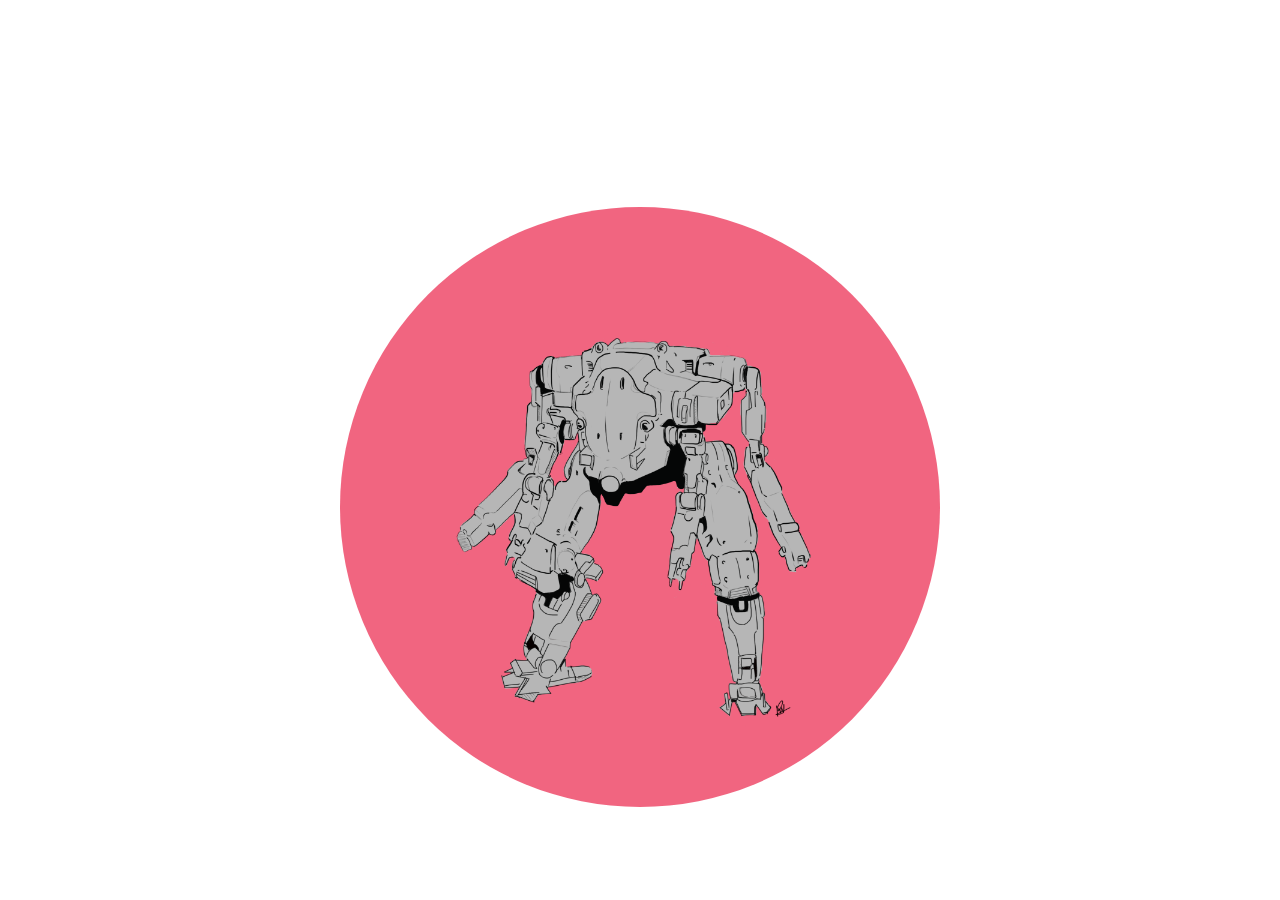
<file: art.html>
<!DOCTYPE html>
<html lang="en">
<head>
    <title>
        Redwan Ahmed | Portfolio
    </title>
    <link rel="stylesheet" href="stylesheet.css">
    <meta charset="UTF-8">
    <meta name="viewport" content="width=device-width, initial-scale=1.0">
    <meta http-equiv="X-UA-Compatible" content="ie=edge">
</head>
<body>
    <header>
        <div class="main">
            <ul>
                <li><a href="index.html">Home</a></li>
                <li><a href="about.html">About Me</a></li>
            </ul>
            <br>
            <br>
            <br>
            <br>
            <div class="myart">

                <img src="mech.png">
            </div>
    </header>
    
</body>


</html>
</file>
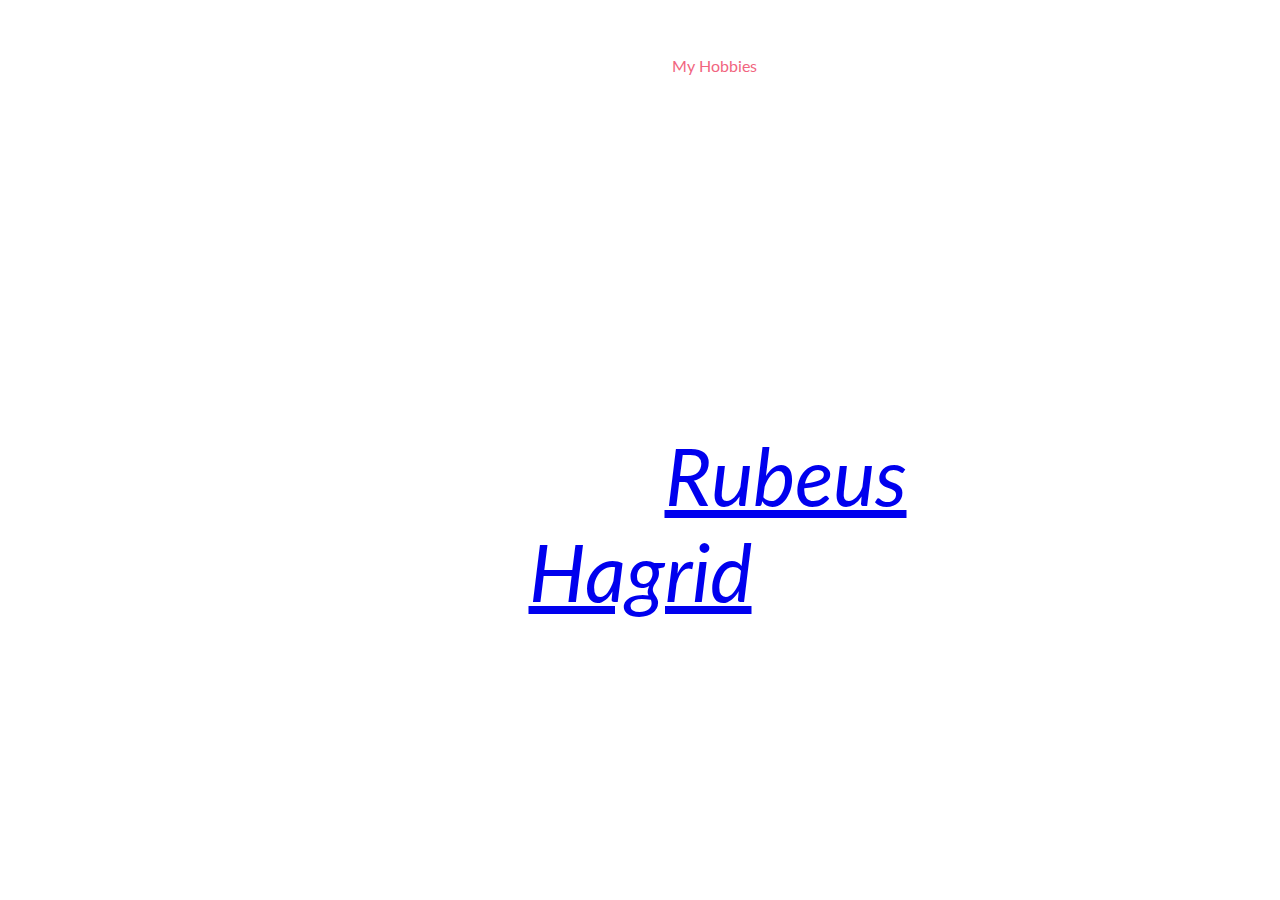
<file: hobby.html>
<!DOCTYPE html>
<html lang="en">
<head>
    <title>
        Redwan Ahmed | Portfolio
    </title>
    <link rel="stylesheet" href="stylesheet.css">
    <meta charset="UTF-8">
    <meta name="viewport" content="width=device-width, initial-scale=1.0">
    <meta http-equiv="X-UA-Compatible" content="ie=edge">
</head>
<body>
    <header>
        <div class="main">
            <ul>
                <li><a href="index.html">Home</a></li>
                <li><a href="about.html">About Me</a></li>
                <li><a href="art.html">My Artwork</a></li>
                <li class="active"><a href="hobby.html">My Hobbies</a></li>
                <li><a href="favart.html">Favorite Artists</a></li>
            </ul>
            <div class="hobtext">
            <h2>
                "You're a wizard, Harry." - <a class="italic" href="https://en.wikipedia.org/wiki/Rubeus_Hagrid">Rubeus Hagrid</a>
            </h2>
            </div>
    </header>
</body>
</html>
</file>
<file: stylesheet.css>
@import url(https://fonts.googleapis.com/css?family=Lato:400,900,300);

/*Background*/

body {
  -webkit-animation: bgcolor 20s infinite;
  animation: bgcolor 10s infinite;
  -webkit-animation-direction: alternate;
  animation-direction: alternate;
}

@keyframes bgcolor {
  0% {
    background-color: #f16580;
  }

  30% {
    background-color: #ff6699;
  }

  60% {
    background-color: #0e1438;
  }

  90% {
    background-color: #ffdb66;
  }

  100% {
    background-color: #66d9ff;
  }
}

* {
  margin: 0;
  padding: 0;
  font-family: "Lato", sans-serif;
}

/*NavBar*/

header {
  height: 10px;
  background-size: cover;
  background-position: center;
  display: flex; 
  justify-content: center;
}

ul {
  list-style-type: none;
  margin-top: 50px;
  margin-bottom: 50px;
}

ul li {
  display: inline-flex;
  justify-content: center;
}

ul li a {
  text-decoration: none;
  color: #fff;
  padding: 5px 20px;
  border: 1px solid transparent;
  border-radius: 10px;
  -webkit-animation: fadein 2s;
}

ul li a:hover {
  background-color: #fff;
  color: #f16580;
}

ul li.active a {
  background-color: #fff;
  color: #f16580;
}

.main {
  max-width: 650px;
  margin: auto;
}

/*Text*/

.title {
  position: absolute;
  top: 35%;
  left: 50%;
  transform: translate(-50%, -50%);
  -webkit-animation: fadein 4s;
}

.title2 {
  position: absolute;
  top: 45%;
  left: 50%;
  transform: translate(-50%, -50%);
  -webkit-animation: fadein 6s;
}

.title3 {
  position: absolute;
  top: 55%;
  left: 50%;
  transform: translate(-50%, -50%);
  -webkit-animation: fadein 12s;
}

@keyframes fadein {
  from {
    opacity: 0;
  }
  to {
    opacity: 1;
  }
}

.title h2 {
  color: #fff;
  font-size: 70px;
  font-weight: 100;
}

.title2 h2 {
  color: #fff;
  font-size: 80px;
  font-weight: 400;
}

.title3 h1 {
  color: #fff;
  font-size: 80px;
  font-weight: 400;
}

span::before {
  content: "HTML";
  animation: animate infinite 8s;
}

@keyframes animate {
  0% {
    content: "to sing";
  }
  25% {
    content: "to dance";
  }
  50% {
    content: "to pretend";
  }
  75% {
    content: "to have fun";
  }
  100% {
    content: "to have funfunfun";
  }
}

/*About Me*/

.box {
  width: 450px;
  height: auto;
  background: rgba(0, 0, 0, 0.4);
  padding: 40px;
  text-align: center;
  margin: auto;
  margin-top: 5%;
  color: white;
  border-radius: 15px;
}

.box-img {
  border-radius: 50%;
  width: 200px;
  height: 200px;
}

.box h1 {
  font-size: 40px;
  letter-spacing: 4px;
  font-weight: 100;
}

.box h5 {
  padding-top: 10px;
  font-size: 20px;
  letter-spacing: 3px;
  font-weight: 100;
}

.box p {
  padding-top: 20px;
  text-align: center;
}

.box li a {
  color: white;
  text-decoration: none;
  font-size: 60px;
  transition: all ease-in-out 250ms;
}

.box li a:hover {
  color: #f16580;
}

/*MyArt*/

.myart img {
  display: block;
  margin-left: auto;
  margin-right: auto;
  border-radius: 50%;
  width: 600px;
  height: 600px;
}

/*Hobby*/

.hobtext h2{
  text-align: center;
  font-size: 80px;
  font-weight: 400;
  font-style: italic;
  margin-top: 250px;
  color: #fff;
}

.linktxt{
color: #fff;
font-style: italic;
}

/*Table*/

.project-heading h2{
text-align: center;
color: #fff;
}

#project-table{
  border: 1px solid #fff;
  margin: 0;
  width: 100%;
  border-collapse: collapse;
  color: #fff;
}

#project-table th{
border: 1px solid #fff;
padding: 5px;
font-size: large;
color: #fff;

}
#project-table td{
border: 1px solid #fff;
padding: 5px;
padding-left: 10px;
font-weight: bold;
}

.table-header{
  color: #fff;
  text-align: center;
}

#content-wrap{
  padding-top: 200px;
}
</file>
